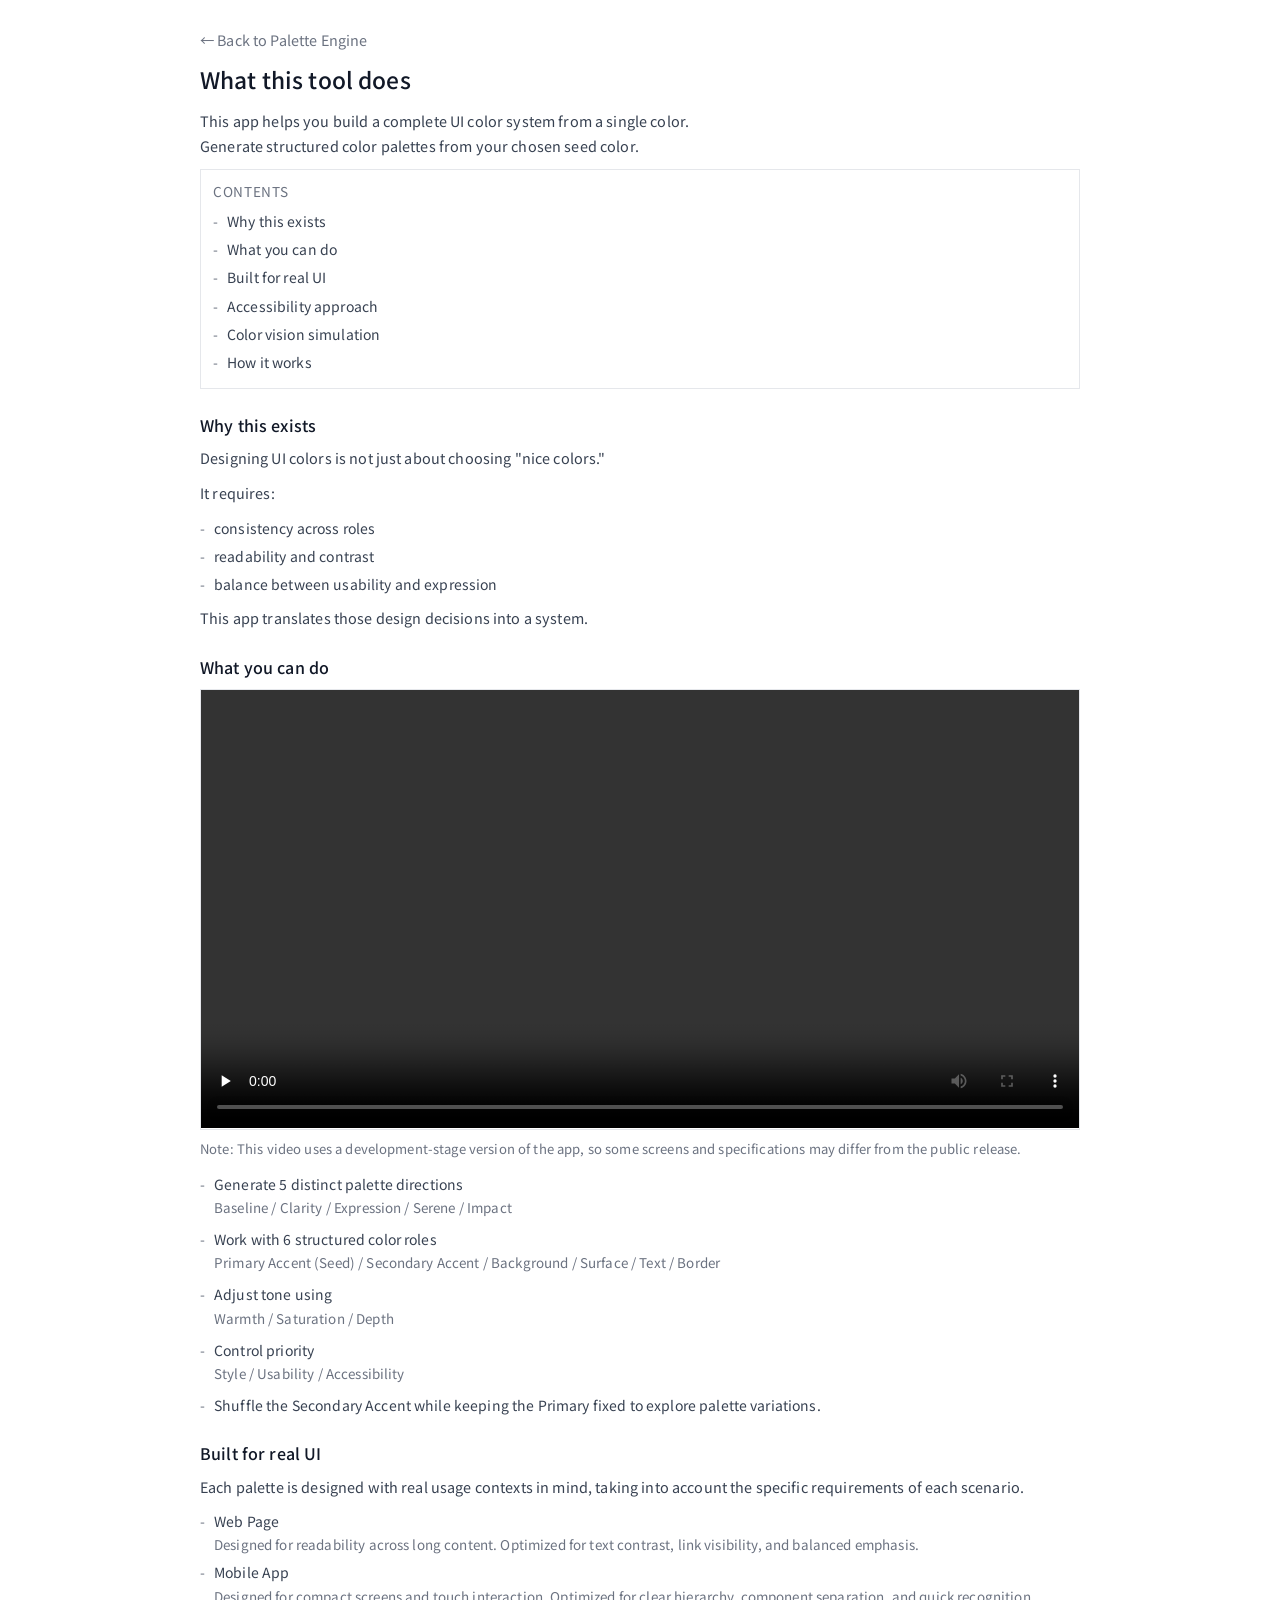
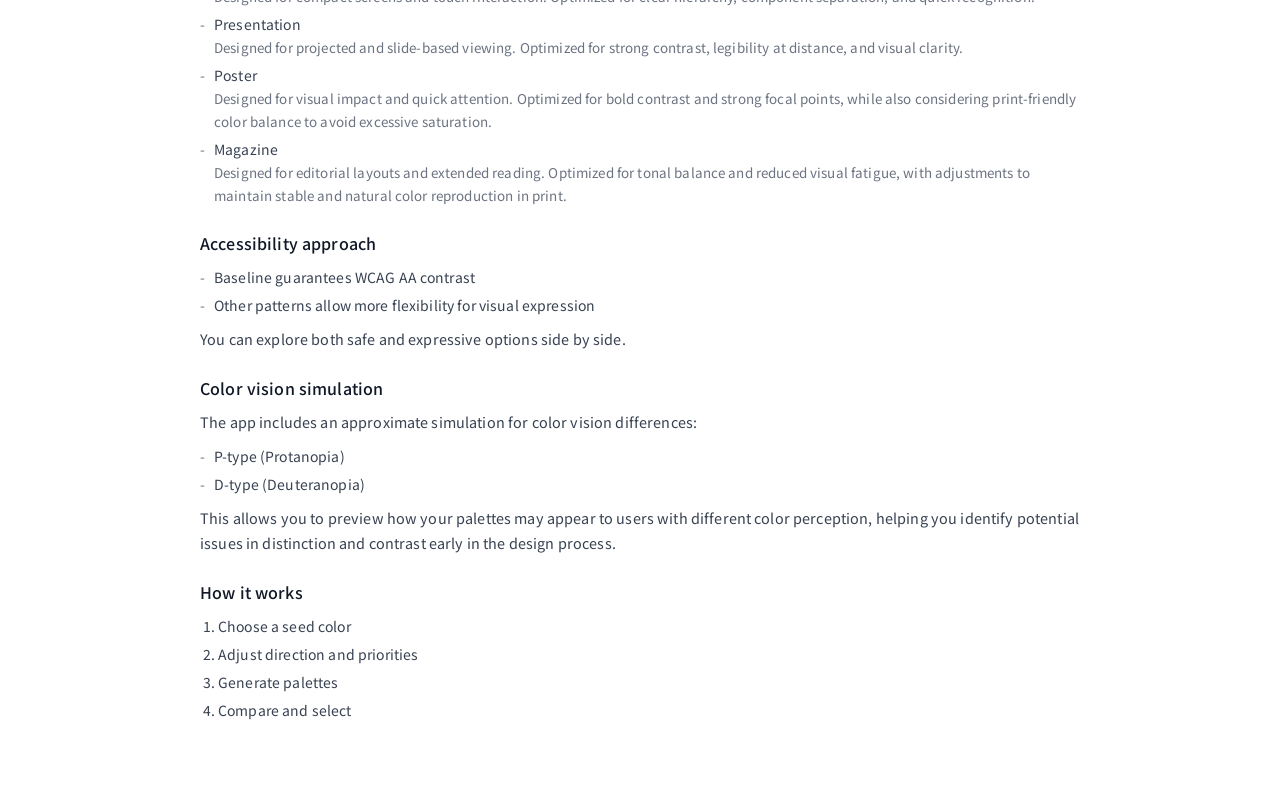
<file: src/main/resources/static/about.html>
﻿<!DOCTYPE html>
<html lang="en">

<head>
    <meta charset="UTF-8">
    <meta name="viewport" content="width=device-width, initial-scale=1.0">
    <title>What is this? | Palette Engine</title>
    <style>
        @import url('https://fonts.googleapis.com/css2?family=Inter:wght@400;500;600;700&family=Noto+Sans+JP:wght@400;500;700&display=swap');

        :root {
            --text: #111827;
            --body: #374151;
            --muted: #6b7280;
            --line: #e5e7eb;
            --bg: #ffffff;
        }

        * {
            box-sizing: border-box;
        }

        body {
            margin: 0;
            font-family: "Noto Sans JP", "Inter", "Segoe UI", Roboto, sans-serif;
            font-weight: 400;
            font-size: 14px;
            color: var(--body);
            background: var(--bg);
            line-height: 1.72;
            letter-spacing: 0.01em;
        }

        .wrap {
            max-width: 920px;
            margin: 0 auto;
            padding: 28px 20px 56px;
        }

        h1,
        h2 {
            margin: 0;
            color: var(--text);
            font-weight: 500;
            line-height: 1.35;
        }

        h1 {
            margin-bottom: 14px;
            font-size: 1.42rem;
        }

        h2 {
            margin: 26px 0 10px;
            font-size: 1rem;
        }

        p {
            margin: 0 0 10px;
            font-size: 0.9rem;
        }

        ul,
        ol {
            margin: 8px 0 10px 18px;
            padding: 0;
        }

        li {
            margin: 4px 0;
        }

        ul {
            list-style: none;
            margin-left: 0;
        }

        ul li {
            position: relative;
            padding-left: 14px;
        }

        ul li::before {
            content: "-";
            position: absolute;
            left: 0;
            color: var(--muted);
        }

        .detail-list li {
            margin-bottom: 8px;
        }

        .sub {
            margin-left: 0;
            color: var(--muted);
            font-size: 0.84rem;
        }

        .muted {
            color: var(--muted);
        }

        .divider {
            border-top: 1px solid var(--line);
            margin: 26px 0;
        }

        .back {
            display: inline-block;
            margin-bottom: 12px;
            color: var(--muted);
            text-decoration: none;
            font-size: 0.9rem;
        }

        .toc {
            margin: 10px 0 20px;
            padding: 10px 12px;
            border: 1px solid var(--line);
        }

        .toc-title {
            margin: 0 0 6px;
            font-size: 0.85rem;
            color: var(--muted);
            text-transform: uppercase;
            letter-spacing: 0.05em;
        }

        .toc ul {
            margin: 0;
        }

        .toc a {
            color: var(--body);
            text-decoration: none;
        }

        .about-demo {
            margin: 10px 0 14px;
            border: 1px solid var(--line);
            background: #fff;
            overflow: hidden;
            line-height: 0;
            position: relative;
        }

        .about-demo::after {
            content: "";
            position: absolute;
            left: 0;
            right: 0;
            bottom: 0;
            height: 1px;
            background: #fff;
            pointer-events: none;
        }

        .about-demo video {
            display: block;
            width: 100%;
            height: auto;
            vertical-align: top;
            background: #fff;
            border: 0;
            outline: 0;
            transform: translateZ(0);
        }

        .demo-note {
            margin: -6px 0 12px;
            color: var(--muted);
            font-size: 0.82rem;
        }
    </style>
</head>

<body>
    <div class="wrap">
        <a class="back" href="index.html">&larr; Back to Palette Engine</a>
        <h1>What this tool does</h1>

        <p>This app helps you build a complete UI color system from a single color.<br>
            Generate structured color palettes from your chosen seed color.</p>
        <nav class="toc" aria-label="Table of contents">
            <p class="toc-title">Contents</p>
            <ul>
                <li><a href="#why-this-exists">Why this exists</a></li>
                <li><a href="#what-you-can-do">What you can do</a></li>
                <li><a href="#built-for-real-ui">Built for real UI</a></li>
                <li><a href="#accessibility-approach">Accessibility approach</a></li>
                <li><a href="#color-vision-simulation">Color vision simulation</a></li>
                <li><a href="#how-it-works">How it works</a></li>
            </ul>
        </nav>

        <h2 id="why-this-exists">Why this exists</h2>
        <p>Designing UI colors is not just about choosing "nice colors."</p>
        <p>It requires:</p>
        <ul>
            <li>consistency across roles</li>
            <li>readability and contrast</li>
            <li>balance between usability and expression</li>
        </ul>
        <p>This app translates those design decisions into a system.</p>

        <h2 id="what-you-can-do">What you can do</h2>
        <div class="about-demo">
            <video controls preload="none" playsinline>
                <source src="images/Demo.mp4" type="video/mp4">
            </video>
        </div>
        <p class="demo-note">Note: This video uses a development-stage version of the app, so some screens and specifications may differ from the public release.</p>
        <ul class="detail-list">
            <li>
                Generate 5 distinct palette directions
                <div class="sub">Baseline / Clarity / Expression / Serene / Impact</div>
            </li>
            <li>
                Work with 6 structured color roles
                <div class="sub">Primary Accent (Seed) / Secondary Accent / Background / Surface / Text / Border</div>
            </li>
            <li>
                Adjust tone using
                <div class="sub">Warmth / Saturation / Depth</div>
            </li>
            <li>
                Control priority
                <div class="sub">Style / Usability / Accessibility</div>
            </li>
            <li>
                Shuffle the Secondary Accent while keeping the Primary fixed to explore palette variations.
            </li>
        </ul>

        <h2 id="built-for-real-ui">Built for real UI</h2>
        <p>Each palette is designed with real usage contexts in mind, taking into account the specific requirements of
            each scenario.</p>
        <ul>
            <li>Web Page
                <div class="sub">Designed for readability across long content. Optimized for text contrast, link
                    visibility,
                    and balanced emphasis.</div>
            </li>
            <li>Mobile App
                <div class="sub">Designed for compact screens and touch interaction. Optimized for clear hierarchy,
                    component separation, and quick recognition.</div>
            </li>
            <li>Presentation
                <div class="sub">Designed for projected and slide-based viewing. Optimized for strong contrast,
                    legibility
                    at distance, and visual clarity.</div>
            </li>
            <li>Poster
                <div class="sub">Designed for visual impact and quick attention. Optimized for bold contrast and strong
                    focal
                    points, while also considering print-friendly color balance to avoid excessive saturation.</div>
            </li>
            <li>Magazine
                <div class="sub">Designed for editorial layouts and extended reading. Optimized for tonal balance and
                    reduced
                    visual fatigue, with adjustments to maintain stable and natural color reproduction in print.</div>
            </li>
        </ul>

        <h2 id="accessibility-approach">Accessibility approach</h2>
        <ul>
            <li>Baseline guarantees WCAG AA contrast</li>
            <li>Other patterns allow more flexibility for visual expression</li>
        </ul>
        <p>You can explore both safe and expressive options side by side.</p>

        <h2 id="color-vision-simulation">Color vision simulation</h2>
        <p>The app includes an approximate simulation for color vision differences:</p>
        <ul>
            <li>P-type (Protanopia)</li>
            <li>D-type (Deuteranopia)</li>
        </ul>
        <p>This allows you to preview how your palettes may appear to users with different color perception, helping you
            identify potential issues in distinction and contrast early in the design process.</p>

        <h2 id="how-it-works">How it works</h2>
        <ol>
            <li>Choose a seed color</li>
            <li>Adjust direction and priorities</li>
            <li>Generate palettes</li>
            <li>Compare and select</li>
        </ol>

    </div>
</body>

</html>
</file>
